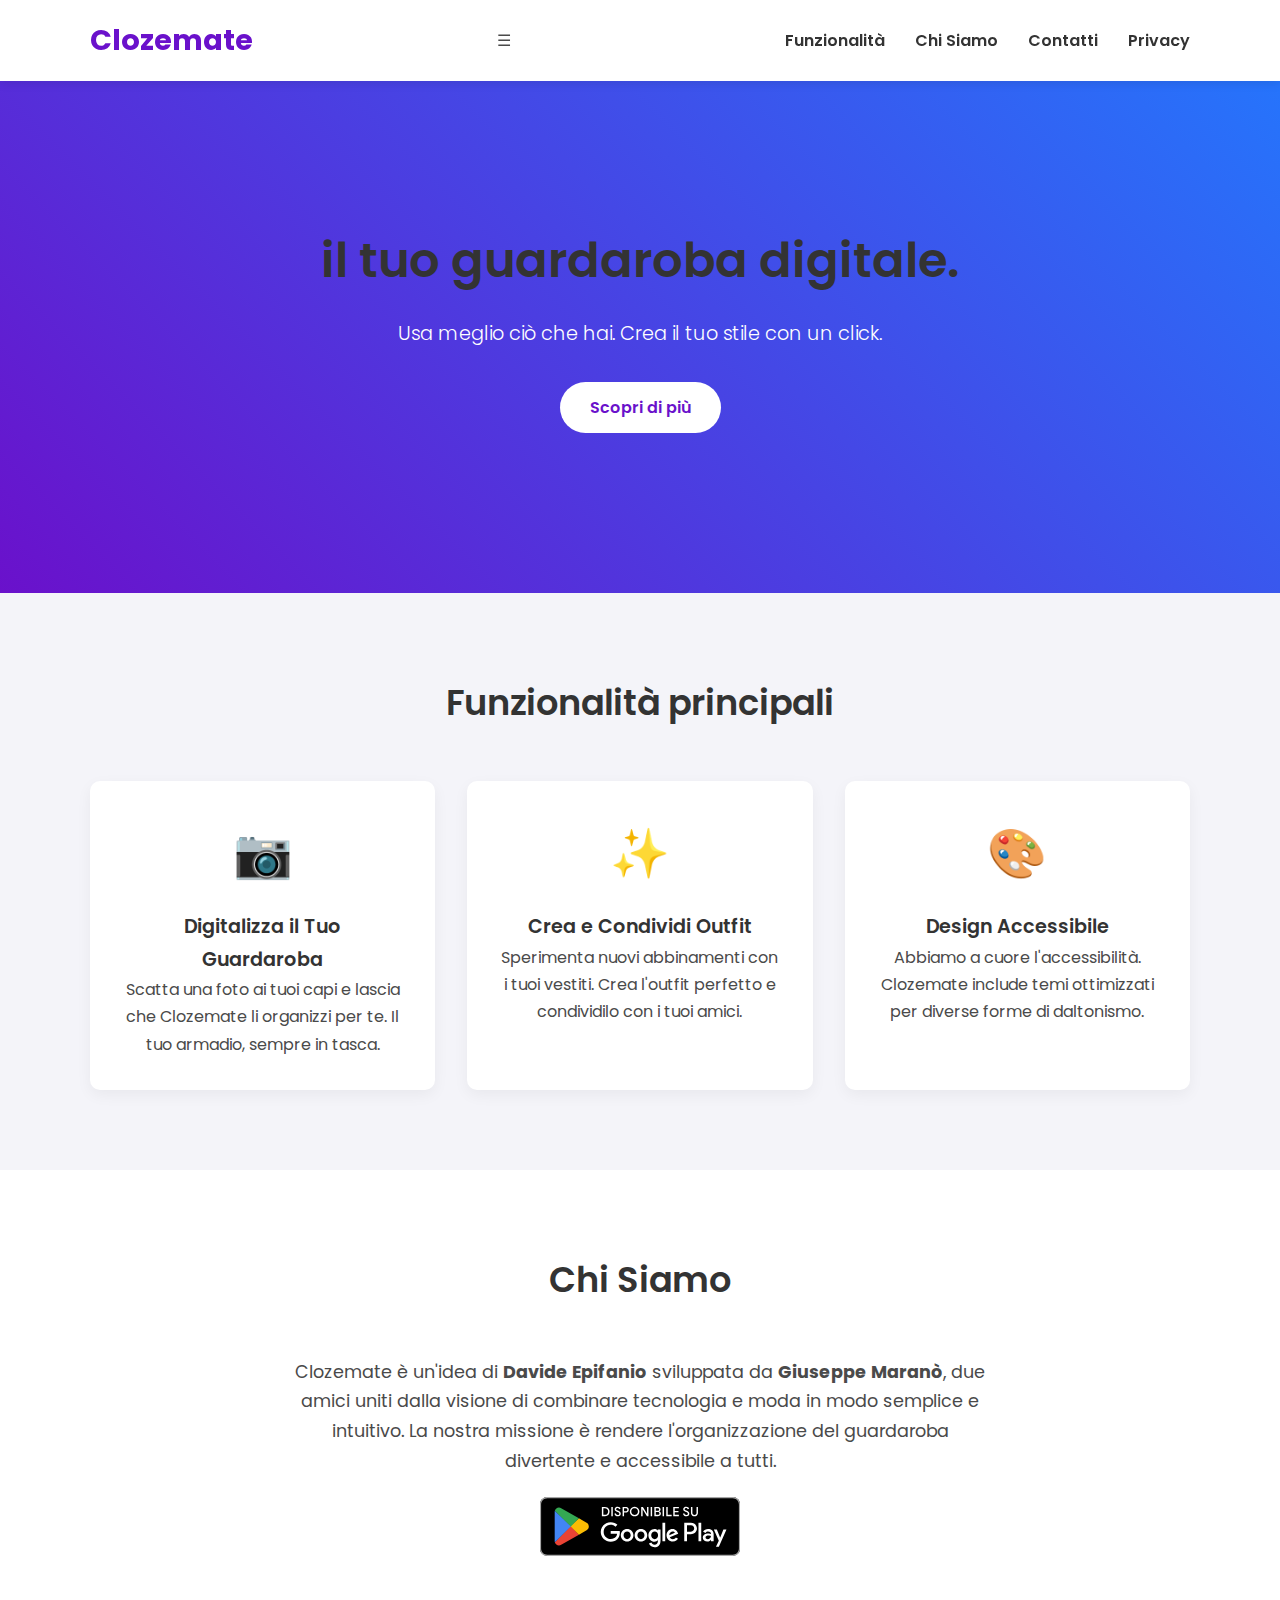
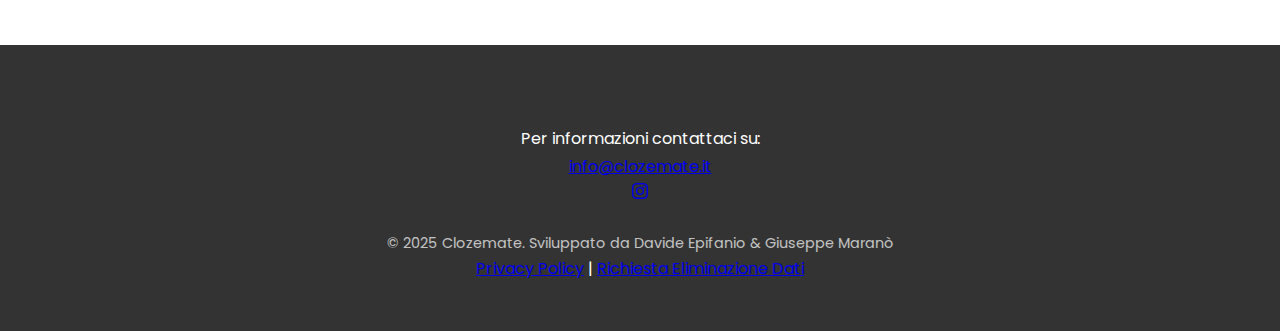
<file: index.html>
<!DOCTYPE html>
<html lang="it">
<head>
  <meta charset="UTF-8" />
  <meta name="viewport" content="width=device-width, initial-scale=1.0" />
  <meta name="description" content="Clozemate - Digitalizza il tuo guardaroba, crea outfit e condividili facilmente. Un'app pensata per chi ama moda e tecnologia." />
  <meta name="keywords" content="Clozemate, guardaroba digitale, outfit, moda, app fashion, organizzazione armadio" />
  <meta name="author" content="Giuseppe Maranò & Davide Epifanio" />
  <title>Clozemate - Reinventa il tuo stile</title>
  <link href="https://fonts.googleapis.com/css2?family=Poppins:wght@300;400;600;700&family=Playfair+Display:wght@700&display=swap" rel="stylesheet" />
  <link rel="icon" type="image/x-icon" href="images/favicon.ico">
  <link rel="stylesheet" href="style.css" />
</head>
<body>
  <header class="main-header">
    <div class="container">
      <nav class="main-nav" aria-label="Navigazione principale">
        <div class="logo">Clozemate</div>
        <div class="burger-menu" onclick="toggleMenu()">☰</div>
        <ul class="nav-links" id="navLinks">
          <li><a href="#features">Funzionalità</a></li>
          <li><a href="#about">Chi Siamo</a></li>
          <li><a href="#contact">Contatti</a></li>
          <li><a href="privacy.html">Privacy</a></li>
        </ul>
      </nav>
    </div>
  </header>

  <section class="hero" aria-label="Sezione principale">
    <div class="container">
      <h1>il tuo guardaroba digitale.</h1>
      <p class="subtitle">Usa meglio ciò che hai. Crea il tuo stile con un click. </p>
      <a href="#about" class="cta-button">Scopri di più</a>
    </div>
  </section>

  <main id="features" aria-labelledby="features-title">
    <div class="container">
      <h2 id="features-title" class="section-title">Funzionalità principali</h2>
      <div class="features-grid">
        <article class="feature-card">
          <div class="feature-icon">📷</div>
          <h3>Digitalizza il Tuo Guardaroba</h3>
          <p>Scatta una foto ai tuoi capi e lascia che Clozemate li organizzi per te. Il tuo armadio, sempre in tasca.</p>
        </article>
        <article class="feature-card">
          <div class="feature-icon">✨</div>
          <h3>Crea e Condividi Outfit</h3>
          <p>Sperimenta nuovi abbinamenti con i tuoi vestiti. Crea l'outfit perfetto e condividilo con i tuoi amici.</p>
        </article>
        <article class="feature-card">
          <div class="feature-icon">🎨</div>
          <h3>Design Accessibile</h3>
          <p>Abbiamo a cuore l'accessibilità. Clozemate include temi ottimizzati per diverse forme di daltonismo.</p>
        </article>
      </div>
    </div>
  </main>

  <section id="about" class="about-section" aria-labelledby="about-title">
    <div class="container">
      <h2 id="about-title" class="section-title">Chi Siamo</h2>
      <p>Clozemate è un'idea di <strong>Davide Epifanio</strong> sviluppata da <strong>Giuseppe Maranò</strong>, due amici uniti dalla visione di combinare tecnologia e moda in modo semplice e intuitivo. La nostra missione è rendere l'organizzazione del guardaroba divertente e accessibile a tutti.</p>
      <a href="https://play.google.com/store/apps/details?id=com.clozemate.app&pcampaignid=web_share" target="_blank">
        <img src="GetItOnGooglePlay.svg" alt="Disponibile su Google Play" style="width: 200px; margin-top: 20px;">
      </a>
    </div>
  </section>

  <footer id="contact" class="main-footer" aria-labelledby="contact-title">
    <div class="container">
      <h3 id="contact-title">Contattaci</h3>
      <div class="contact-info">
        <p>Per informazioni contattaci su:</p>
        <p><a href="mailto:info@clozemate.it">info@clozemate.it</a></p>
        <a href="https://www.instagram.com/clozemate">
          <svg xmlns="http://www.w3.org/2000/svg" width="16" height="16" fill="currentColor" class="bi bi-instagram" viewBox="0 0 16 16">
            <path d="M8 0C5.829 0 5.556.01 4.703.048 3.85.088 3.269.222 2.76.42a3.9 3.9 0 0 0-1.417.923A3.9 3.9 0 0 0 .42 2.76C.222 3.268.087 3.85.048 4.7.01 5.555 0 5.827 0 8.001c0 2.172.01 2.444.048 3.297.04.852.174 1.433.372 1.942.205.526.478.972.923 1.417.444.445.89.719 1.416.923.51.198 1.09.333 1.942.372C5.555 15.99 5.827 16 8 16s2.444-.01 3.298-.048c.851-.04 1.434-.174 1.943-.372a3.9 3.9 0 0 0 1.416-.923c.445-.445.718-.891.923-1.417.197-.509.332-1.09.372-1.942C15.99 10.445 16 10.173 16 8s-.01-2.445-.048-3.299c-.04-.851-.175-1.433-.372-1.941a3.9 3.9 0 0 0-.923-1.417A3.9 3.9 0 0 0 13.24.42c-.51-.198-1.092-.333-1.943-.372C10.443.01 10.172 0 7.998 0zm-.717 1.442h.718c2.136 0 2.389.007 3.232.046.78.035 1.204.166 1.486.275.373.145.64.319.92.599s.453.546.598.92c.11.281.24.705.275 1.485.039.843.047 1.096.047 3.231s-.008 2.389-.047 3.232c-.035.78-.166 1.203-.275 1.485a2.5 2.5 0 0 1-.599.919c-.28.28-.546.453-.92.598-.28.11-.704.24-1.485.276-.843.038-1.096.047-3.232.047s-2.39-.009-3.233-.047c-.78-.036-1.203-.166-1.485-.276a2.5 2.5 0 0 1-.92-.598 2.5 2.5 0 0 1-.6-.92c-.109-.281-.24-.705-.275-1.485-.038-.843-.046-1.096-.046-3.233s.008-2.388.046-3.231c.036-.78.166-1.204.276-1.486.145-.373.319-.64.599-.92s.546-.453.92-.598c.282-.11.705-.24 1.485-.276.738-.034 1.024-.044 2.515-.045zm4.988 1.328a.96.96 0 1 0 0 1.92.96.96 0 0 0 0-1.92m-4.27 1.122a4.109 4.109 0 1 0 0 8.217 4.109 4.109 0 0 0 0-8.217m0 1.441a2.667 2.667 0 1 1 0 5.334 2.667 2.667 0 0 1 0-5.334"/>
          </svg>
        </a>
      </div>
      <p class="copyright">&copy; 2025 Clozemate. Sviluppato da Davide Epifanio & Giuseppe Maranò
      </p>
      <p><a href="privacy.html">Privacy Policy</a> | <a href="data-deletion.html">Richiesta Eliminazione Dati</a></p>
    </div>
  </footer>

  <script>
    function toggleMenu() {
      document.getElementById('navLinks').classList.toggle('active');
    }
  </script>
</body>
</html>
</file>
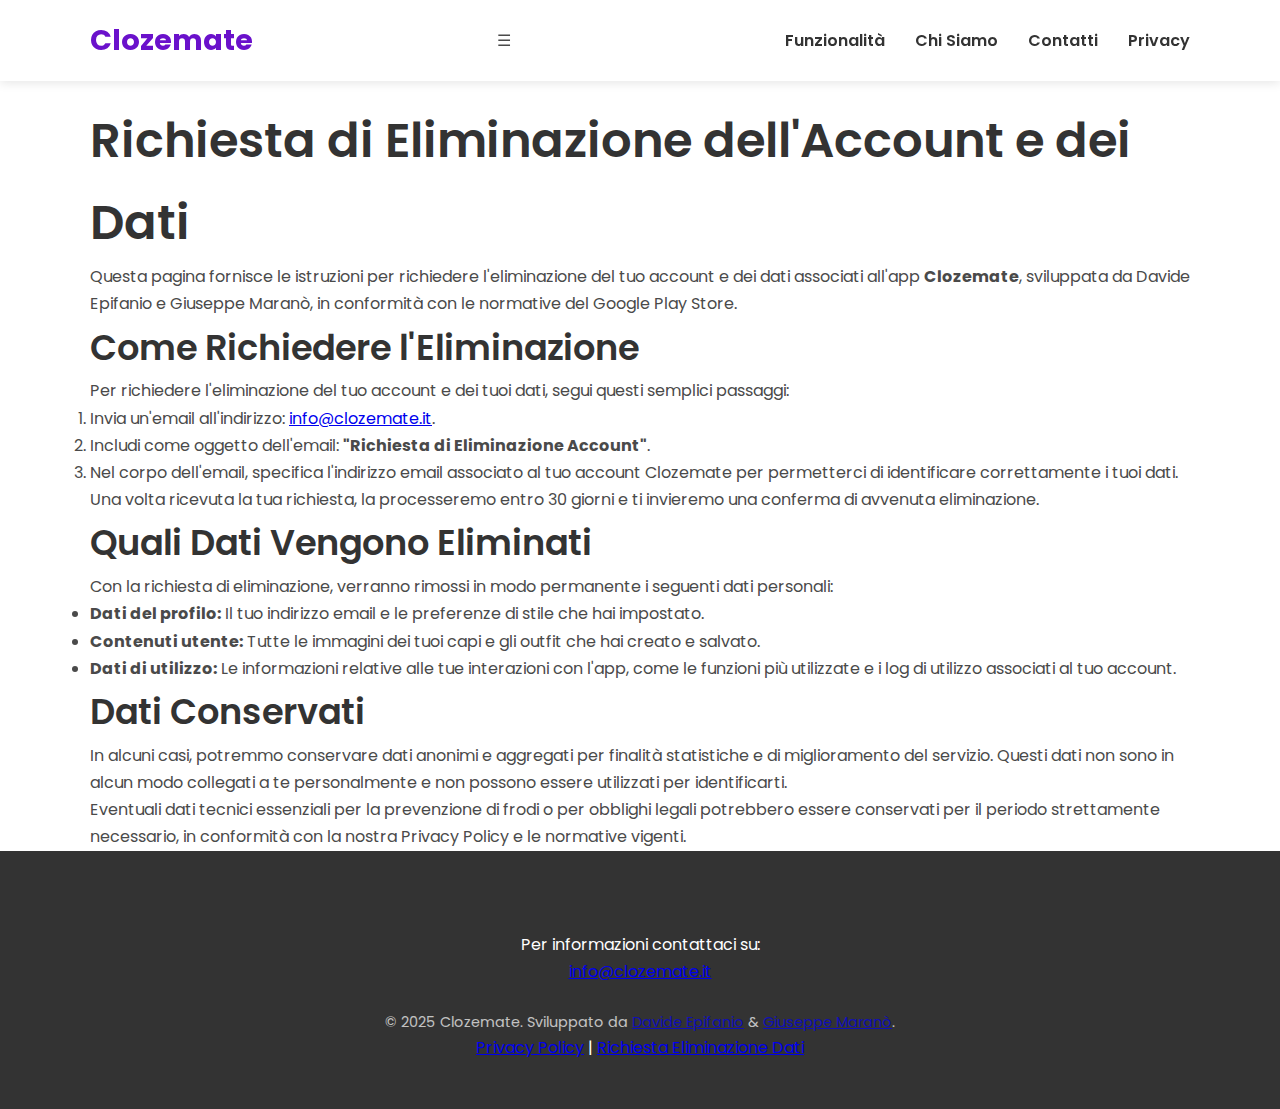
<file: data-deletion.html>
<!DOCTYPE html>
<html lang="it">
<head>
  <meta charset="UTF-8" />
  <meta name="viewport" content="width=device-width, initial-scale=1.0" />
  <title>Richiesta di Eliminazione Dati - Clozemate</title>
  <link href="https://fonts.googleapis.com/css2?family=Poppins:wght@300;400;600;700&family=Playfair+Display:wght@700&display=swap" rel="stylesheet" />
  <link rel="stylesheet" href="style.css" />
</head>
<body>
  <header class="main-header">
    <div class="container">
      <nav class="main-nav" aria-label="Navigazione principale">
        <div class="logo">Clozemate</div>
        <div class="burger-menu" onclick="toggleMenu()">☰</div>
        <ul class="nav-links" id="navLinks">
          <li><a href="index.html#features">Funzionalità</a></li>
          <li><a href="index.html#about">Chi Siamo</a></li>
          <li><a href="index.html#contact">Contatti</a></li>
          <li><a href="privacy.html">Privacy</a></li>
        </ul>
      </nav>
    </div>
  </header>

  <main class="data-deletion-policy" style="padding-top: 100px;">
    <div class="container">
      <h1>Richiesta di Eliminazione dell'Account e dei Dati</h1>
      <p>Questa pagina fornisce le istruzioni per richiedere l'eliminazione del tuo account e dei dati associati all'app <strong>Clozemate</strong>, sviluppata da Davide Epifanio e Giuseppe Maranò, in conformità con le normative del Google Play Store.</p>

      <h2>Come Richiedere l'Eliminazione</h2>
      <p>Per richiedere l'eliminazione del tuo account e dei tuoi dati, segui questi semplici passaggi:</p>
      <ol>
        <li>Invia un'email all'indirizzo: <a href="mailto:info@clozemate.it">info@clozemate.it</a>.</li>
        <li>Includi come oggetto dell'email: <strong>"Richiesta di Eliminazione Account"</strong>.</li>
        <li>Nel corpo dell'email, specifica l'indirizzo email associato al tuo account Clozemate per permetterci di identificare correttamente i tuoi dati.</li>
      </ol>
      <p>Una volta ricevuta la tua richiesta, la processeremo entro 30 giorni e ti invieremo una conferma di avvenuta eliminazione.</p>

      <h2>Quali Dati Vengono Eliminati</h2>
      <p>Con la richiesta di eliminazione, verranno rimossi in modo permanente i seguenti dati personali:</p>
      <ul>
        <li><strong>Dati del profilo:</strong> Il tuo indirizzo email e le preferenze di stile che hai impostato.</li>
        <li><strong>Contenuti utente:</strong> Tutte le immagini dei tuoi capi e gli outfit che hai creato e salvato.</li>
        <li><strong>Dati di utilizzo:</strong> Le informazioni relative alle tue interazioni con l'app, come le funzioni più utilizzate e i log di utilizzo associati al tuo account.</li>
      </ul>

      <h2>Dati Conservati</h2>
      <p>In alcuni casi, potremmo conservare dati anonimi e aggregati per finalità statistiche e di miglioramento del servizio. Questi dati non sono in alcun modo collegati a te personalmente e non possono essere utilizzati per identificarti.</p>
      <p>Eventuali dati tecnici essenziali per la prevenzione di frodi o per obblighi legali potrebbero essere conservati per il periodo strettamente necessario, in conformità con la nostra Privacy Policy e le normative vigenti.</p>
    </div>
  </main>

  <footer id="contact" class="main-footer" aria-labelledby="contact-title">
    <div class="container">
      <h3 id="contact-title">Contattaci</h3>
      <div class="contact-info">
        <p>Per informazioni contattaci su:</p>
        <p><a href="mailto:info@clozemate.it">info@clozemate.it</a></p>
      </div>
      <p class="copyright">&copy; 2025 Clozemate. Sviluppato da
        <a href="https://www.instagram.com/davide__epifanio/" target="_blank">Davide Epifanio</a> &
        <a href="https://www.instagram.com/giuseppe.marano.96/" target="_blank">Giuseppe Maranò</a>.
      </p>
      <p><a href="privacy.html">Privacy Policy</a> | <a href="data-deletion.html">Richiesta Eliminazione Dati</a></p>
    </div>
  </footer>

  <script>
    function toggleMenu() {
      document.getElementById('navLinks').classList.toggle('active');
    }
  </script>
</body>
</html>
</file>
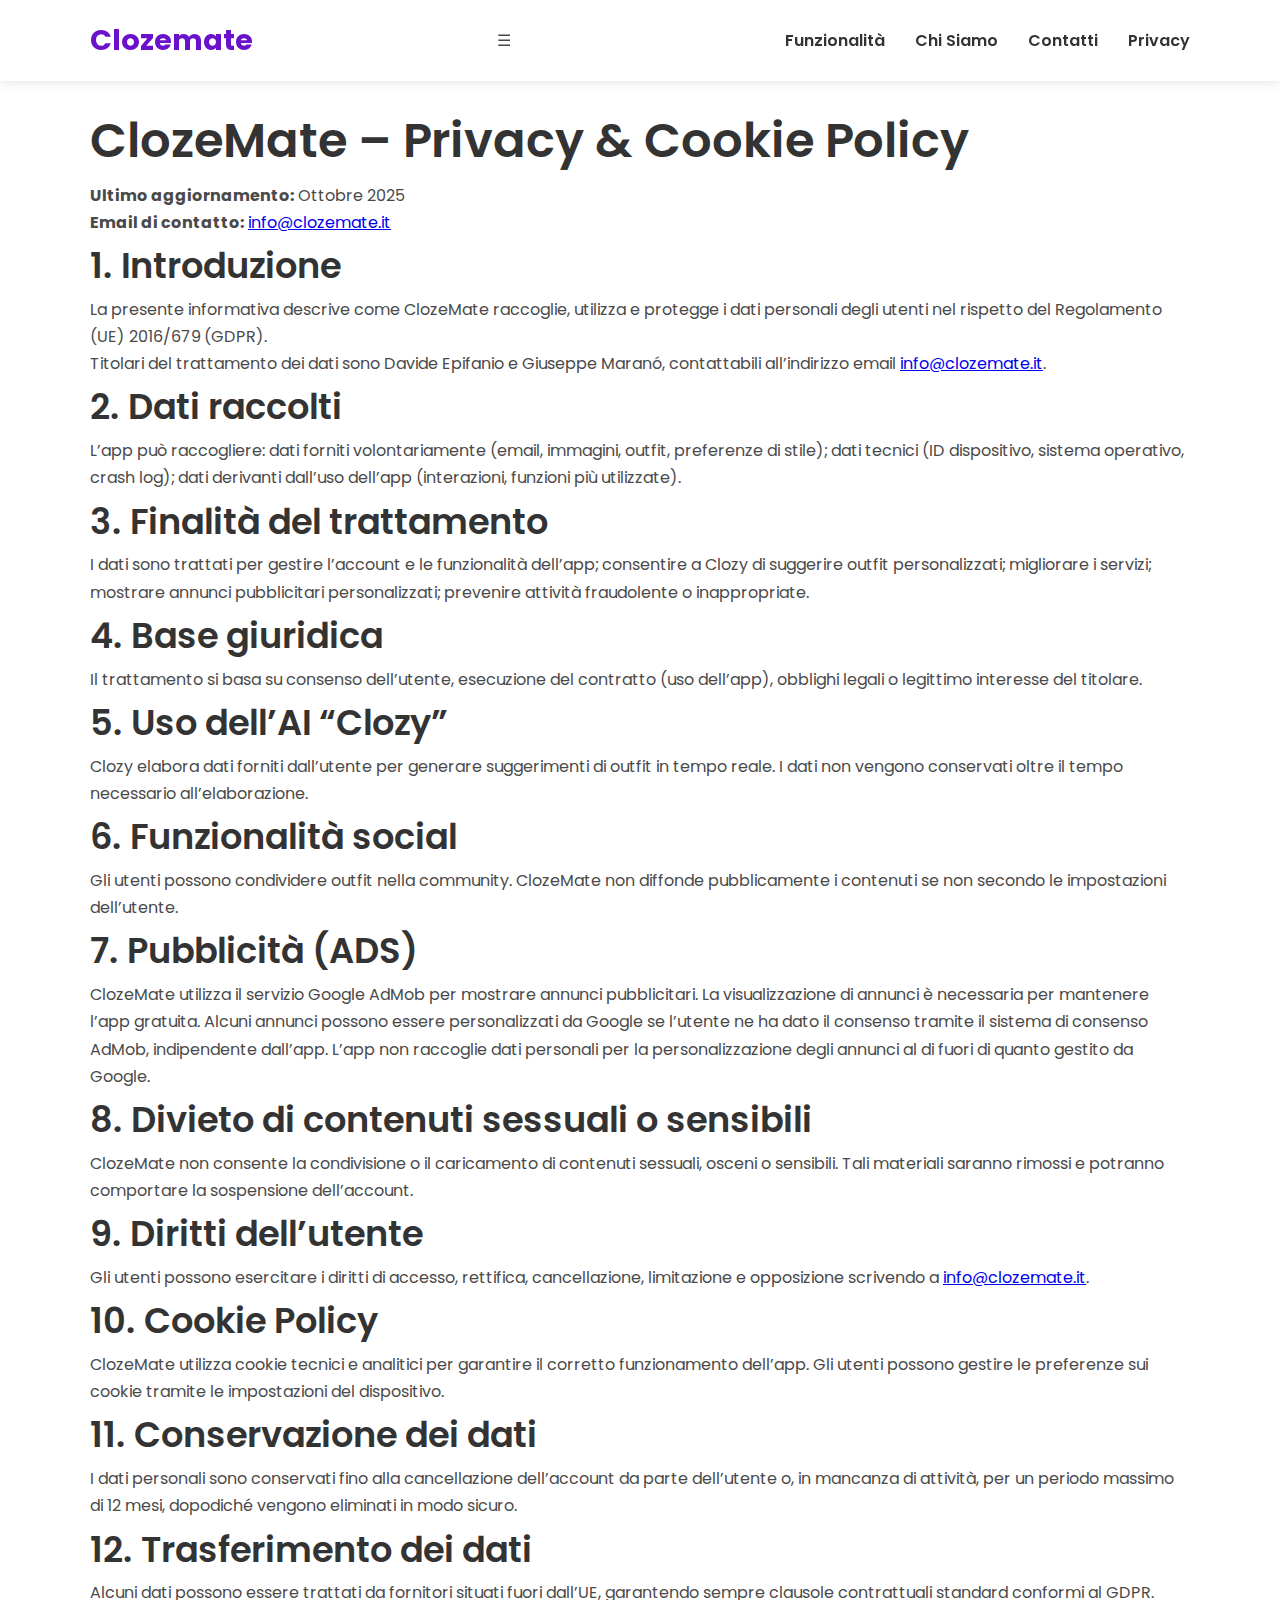
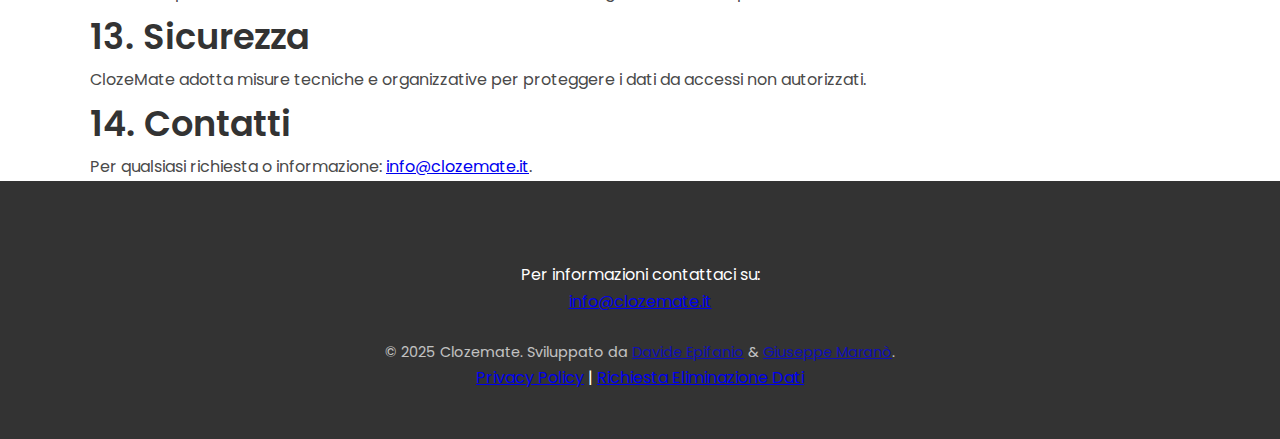
<file: privacy.html>
<!DOCTYPE html>
<html lang="it">
<head>
  <meta charset="UTF-8" />
  <meta name="viewport" content="width=device-width, initial-scale=1.0" />
  <title>Privacy Policy - Clozemate</title>
  <link href="https://fonts.googleapis.com/css2?family=Poppins:wght@300;400;600;700&family=Playfair+Display:wght@700&display=swap" rel="stylesheet" />
  <link rel="stylesheet" href="style.css" />
</head>
<body>
  <header class="main-header">
    <div class="container">
      <nav class="main-nav" aria-label="Navigazione principale">
        <div class="logo">Clozemate</div>
        <div class="burger-menu" onclick="toggleMenu()">☰</div>
        <ul class="nav-links" id="navLinks">
          <li><a href="index.html#features">Funzionalità</a></li>
          <li><a href="index.html#about">Chi Siamo</a></li>
          <li><a href="index.html#contact">Contatti</a></li>
          <li><a href="privacy.html">Privacy</a></li>
        </ul>
      </nav>
    </div>
  </header>

  <main class="privacy-policy" style="padding-top: 100px;">
    <div class="container">
      <h1>ClozeMate – Privacy & Cookie Policy</h1>
      <p><strong>Ultimo aggiornamento:</strong> Ottobre 2025</p>
      <p><strong>Email di contatto:</strong> <a href="mailto:info@clozemate.it">info@clozemate.it</a></p>

      <h2>1. Introduzione</h2>
      <p>La presente informativa descrive come ClozeMate raccoglie, utilizza e protegge i dati personali degli utenti nel rispetto del Regolamento (UE) 2016/679 (GDPR).</p>
      <p>Titolari del trattamento dei dati sono Davide Epifanio e Giuseppe Maranó, contattabili all’indirizzo email <a href="mailto:info@clozemate.it">info@clozemate.it</a>.</p>

      <h2>2. Dati raccolti</h2>
      <p>L’app può raccogliere: dati forniti volontariamente (email, immagini, outfit, preferenze di stile); dati tecnici (ID dispositivo, sistema operativo, crash log); dati derivanti dall’uso dell’app (interazioni, funzioni più utilizzate).</p>

      <h2>3. Finalità del trattamento</h2>
      <p>I dati sono trattati per gestire l’account e le funzionalità dell’app; consentire a Clozy di suggerire outfit personalizzati; migliorare i servizi; mostrare annunci pubblicitari personalizzati; prevenire attività fraudolente o inappropriate.</p>

      <h2>4. Base giuridica</h2>
      <p>Il trattamento si basa su consenso dell’utente, esecuzione del contratto (uso dell’app), obblighi legali o legittimo interesse del titolare.</p>

      <h2>5. Uso dell’AI “Clozy”</h2>
      <p>Clozy elabora dati forniti dall’utente per generare suggerimenti di outfit in tempo reale. I dati non vengono conservati oltre il tempo necessario all’elaborazione.</p>

      <h2>6. Funzionalità social</h2>
      <p>Gli utenti possono condividere outfit nella community. ClozeMate non diffonde pubblicamente i contenuti se non secondo le impostazioni dell’utente.</p>

      <h2>7. Pubblicità (ADS)</h2>
      <p>ClozeMate utilizza il servizio Google AdMob per mostrare annunci pubblicitari. La visualizzazione di annunci è necessaria per mantenere l’app gratuita. Alcuni annunci possono essere personalizzati da Google se l’utente ne ha dato il consenso tramite il sistema di consenso AdMob, indipendente dall’app. L’app non raccoglie dati personali per la personalizzazione degli annunci al di fuori di quanto gestito da Google.</p>

      <h2>8. Divieto di contenuti sessuali o sensibili</h2>
      <p>ClozeMate non consente la condivisione o il caricamento di contenuti sessuali, osceni o sensibili. Tali materiali saranno rimossi e potranno comportare la sospensione dell’account.</p>

      <h2>9. Diritti dell’utente</h2>
      <p>Gli utenti possono esercitare i diritti di accesso, rettifica, cancellazione, limitazione e opposizione scrivendo a <a href="mailto:info@clozemate.it">info@clozemate.it</a>.</p>

      <h2>10. Cookie Policy</h2>
      <p>ClozeMate utilizza cookie tecnici e analitici per garantire il corretto funzionamento dell’app. Gli utenti possono gestire le preferenze sui cookie tramite le impostazioni del dispositivo.</p>

      <h2>11. Conservazione dei dati</h2>
      <p>I dati personali sono conservati fino alla cancellazione dell’account da parte dell’utente o, in mancanza di attività, per un periodo massimo di 12 mesi, dopodiché vengono eliminati in modo sicuro.</p>

      <h2>12. Trasferimento dei dati</h2>
      <p>Alcuni dati possono essere trattati da fornitori situati fuori dall’UE, garantendo sempre clausole contrattuali standard conformi al GDPR.</p>

      <h2>13. Sicurezza</h2>
      <p>ClozeMate adotta misure tecniche e organizzative per proteggere i dati da accessi non autorizzati.</p>

      <h2>14. Contatti</h2>
      <p>Per qualsiasi richiesta o informazione: <a href="mailto:info@clozemate.it">info@clozemate.it</a>.</p>
    </div>
  </main>

  <footer id="contact" class="main-footer" aria-labelledby="contact-title">
    <div class="container">
      <h3 id="contact-title">Contattaci</h3>
      <div class="contact-info">
        <p>Per informazioni contattaci su:</p>
        <p><a href="mailto:info@clozemate.it">info@clozemate.it</a></p>
      </div>
      <p class="copyright">&copy; 2025 Clozemate. Sviluppato da
        <a href="https://www.instagram.com/davide__epifanio/" target="_blank">Davide Epifanio</a> &
        <a href="https://www.instagram.com/giuseppe.marano.96/" target="_blank">Giuseppe Maranò</a>.
      </p>
      <p><a href="privacy.html">Privacy Policy</a> | <a href="data-deletion.html">Richiesta Eliminazione Dati</a></p>
    </div>
  </footer>

  <script>
    function toggleMenu() {
      document.getElementById('navLinks').classList.toggle('active');
    }
  </script>
</body>
</html>
</file>
<file: style.css>
:root {
    --primary-color: #6a11cb;
    --secondary-color: #2575fc;
    --dark-grey: #333;
    --light-grey: #f4f4f9;
    --white: #ffffff;
    --text-color: #4a4a4a;
    --font-family: 'Poppins', sans-serif;
}

/* Reset and Base Styles */
* {
    margin: 0;
    padding: 0;
    box-sizing: border-box;
}

html {
    scroll-behavior: smooth;
}

body {
    font-family: var(--font-family);
    line-height: 1.7;
    background-color: var(--white);
    color: var(--text-color);
}

.container {
    width: 90%;
    max-width: 1100px;
    margin: 0 auto;
}

h1, h2, h3 {
    font-weight: 600;
    color: var(--dark-grey);
}

h1 { font-size: 3rem; }
h2 { font-size: 2.2rem; }
h3 { font-size: 1.2rem; }

/* Header & Navigation */
.main-header {
    background: var(--white);
    padding: 1rem 0;
    position: fixed;
    width: 100%;
    top: 0;
    z-index: 1000;
    box-shadow: 0 2px 10px rgba(0,0,0,0.1);
    transition: background 0.3s ease;
}

.main-nav {
    display: flex;
    justify-content: space-between;
    align-items: center;
}

.logo {
    font-size: 1.8rem;
    font-weight: 700;
    color: var(--primary-color);
}

.nav-links {
    list-style: none;
    display: flex;
}

.nav-links li {
    margin-left: 30px;
}

.nav-links a {
    text-decoration: none;
    color: var(--dark-grey);
    font-weight: 600;
    transition: color 0.3s ease;
}

.nav-links a:hover {
    color: var(--primary-color);
}

/* Hero Section */
.hero {
    background: linear-gradient(45deg, var(--primary-color), var(--secondary-color));
    color: var(--white);
    text-align: center;
    padding: 10rem 0;
    margin-top: 60px; /* Adjust for fixed header */
}

.hero .subtitle {
    font-size: 1.2rem;
    font-weight: 300;
    margin: 1rem 0 2rem;
}

.cta-button {
    display: inline-block;
    background: var(--white);
    color: var(--primary-color);
    padding: 12px 30px;
    text-decoration: none;
    font-weight: 600;
    border-radius: 50px;
    transition: transform 0.3s ease, background-color 0.3s ease, color 0.3s ease;
}

.cta-button:hover {
    transform: translateY(-3px);
    background-color: var(--light-grey);
}

/* Features Section */
#features {
    padding: 5rem 0;
    background-color: var(--light-grey);
}

.section-title {
    text-align: center;
    margin-bottom: 3rem;
}

.features-grid {
    display: grid;
    grid-template-columns: repeat(auto-fit, minmax(300px, 1fr));
    gap: 2rem;
}

.feature-card {
    background: var(--white);
    padding: 2rem;
    text-align: center;
    border-radius: 10px;
    box-shadow: 0 5px 15px rgba(0,0,0,0.05);
    transition: transform 0.3s ease, box-shadow 0.3s ease;
}

.feature-card:hover {
    transform: translateY(-10px);
    box-shadow: 0 15px 25px rgba(0,0,0,0.1);
}

.feature-icon {
    font-size: 3rem;
    margin-bottom: 1rem;
}

/* About Section */
.about-section {
    padding: 5rem 0;
    text-align: center;
}

.about-section p {
    max-width: 700px;
    margin: 0 auto;
    font-size: 1.1rem;
}

/* Footer */
.main-footer {
    background: var(--dark-grey);
    color: var(--white);
    text-align: center;
    padding: 3rem 0;
}

.social-links a {
    color: var(--white);
    text-decoration: none;
    margin: 0 15px;
    font-size: 1.1rem;
    transition: color 0.3s ease;
}

.social-links a:hover {
    color: var(--secondary-color);
}

.copyright {
    margin-top: 1.5rem;
    font-size: 0.9rem;
    opacity: 0.7;
}

/* Responsive Design */
@media (max-width: 768px) {
    h1 { font-size: 2.5rem; }
    .nav-links { display: none; } /* Simple hiding for small screens, can be improved with a burger menu */
    .hero { padding: 6rem 0; }
}
</file>
